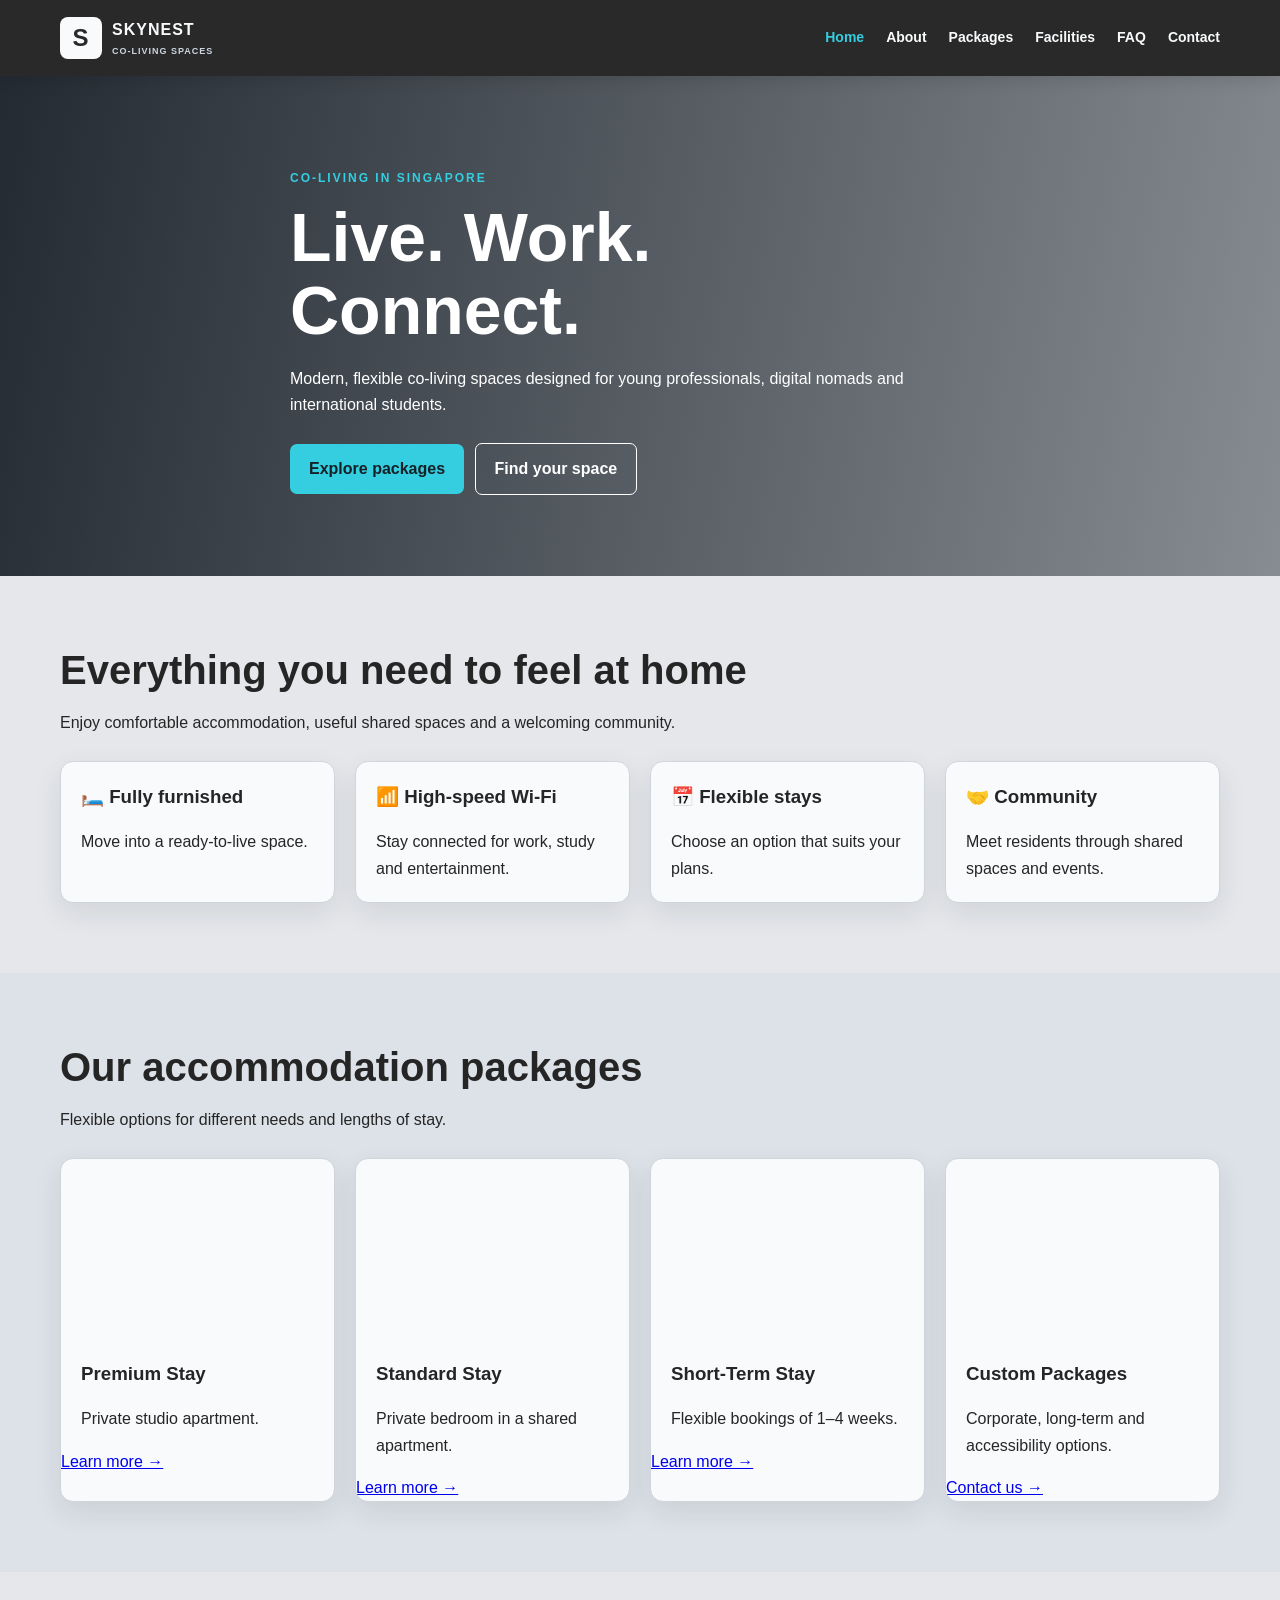
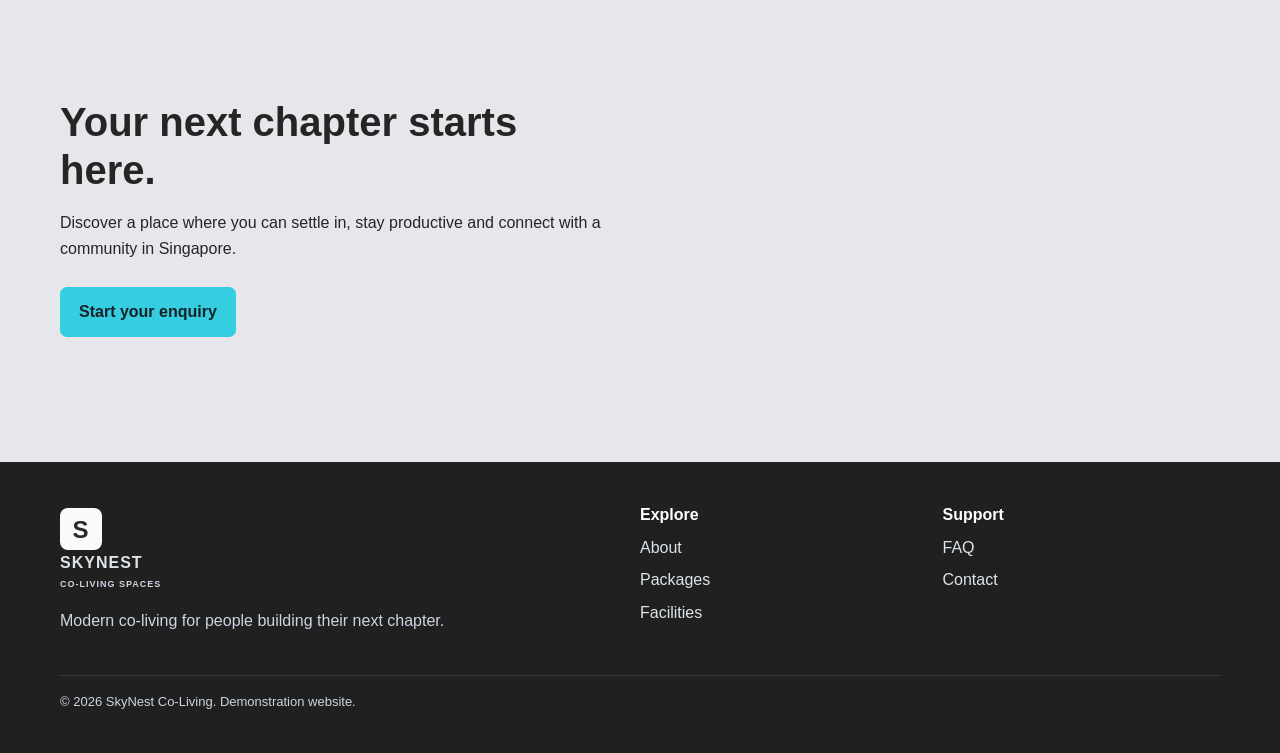
<file: index.html>
<!doctype html><html lang="en"><head><meta charset="utf-8"><meta name="viewport" content="width=device-width, initial-scale=1"><meta name="description" content="SkyNest Co-Living in Singapore"><title>Home | SkyNest Co-Living</title><link rel="stylesheet" href="style.css"><script src="script.js" defer></script></head><body><a class="skip-link" href="#main">Skip to content</a><header class="site-header"><div class="container nav"><a class="brand" href="index.html"><span class="brand-mark">S</span><span>SKYNEST<small>CO-LIVING SPACES</small></span></a><button class="menu-toggle" aria-label="Toggle navigation" aria-expanded="false">☰</button><nav class="nav-links" aria-label="Main navigation"><a href="index.html" aria-current="page">Home</a><a href="about.html">About</a><a href="packages.html">Packages</a><a href="facilities.html">Facilities</a><a href="faq.html">FAQ</a><a href="contact.html">Contact</a></nav></div></header><main id="main">
<section class="hero"><div class="container hero-content"><p class="eyebrow">Co-living in Singapore</p><h1>Live. Work.<br>Connect.</h1><p>Modern, flexible co-living spaces designed for young professionals, digital nomads and international students.</p><a class="btn primary" href="packages.html">Explore packages</a> <a class="btn outline" href="contact.html">Find your space</a></div></section>
<section class="section"><div class="container"><h2>Everything you need to feel at home</h2><p>Enjoy comfortable accommodation, useful shared spaces and a welcoming community.</p><div class="grid four"><article class="card"><h3>🛏️ Fully furnished</h3><p>Move into a ready-to-live space.</p></article><article class="card"><h3>📶 High-speed Wi-Fi</h3><p>Stay connected for work, study and entertainment.</p></article><article class="card"><h3>📅 Flexible stays</h3><p>Choose an option that suits your plans.</p></article><article class="card"><h3>🤝 Community</h3><p>Meet residents through shared spaces and events.</p></article></div></div></section>
<section class="section alt"><div class="container"><h2>Our accommodation packages</h2><p>Flexible options for different needs and lengths of stay.</p><div class="grid four"><article class="card"><div class="photo room"></div><h3>Premium Stay</h3><p>Private studio apartment.</p><a href="packages.html">Learn more →</a></article><article class="card"><div class="photo lounge"></div><h3>Standard Stay</h3><p>Private bedroom in a shared apartment.</p><a href="packages.html">Learn more →</a></article><article class="card"><div class="photo bedroom"></div><h3>Short-Term Stay</h3><p>Flexible bookings of 1–4 weeks.</p><a href="packages.html">Learn more →</a></article><article class="card"><div class="photo work"></div><h3>Custom Packages</h3><p>Corporate, long-term and accessibility options.</p><a href="contact.html">Contact us →</a></article></div></div></section>
<section class="section"><div class="container split"><div><h2>Your next chapter starts here.</h2><p>Discover a place where you can settle in, stay productive and connect with a community in Singapore.</p><a class="btn primary" href="contact.html">Start your enquiry</a></div><div class="photo large community"></div></div></section>
</main><footer class="site-footer"><div class="container"><div class="footer-grid"><div><a class="brand" href="index.html"><span class="brand-mark">S</span><span>SKYNEST<small>CO-LIVING SPACES</small></span></a><p>Modern co-living for people building their next chapter.</p></div><div><b>Explore</b><a href="about.html">About</a><a href="packages.html">Packages</a><a href="facilities.html">Facilities</a></div><div><b>Support</b><a href="faq.html">FAQ</a><a href="contact.html">Contact</a></div></div><div class="footer-bottom">© <span data-year></span> SkyNest Co-Living. Demonstration website.</div></div></footer></body></html>
</file>
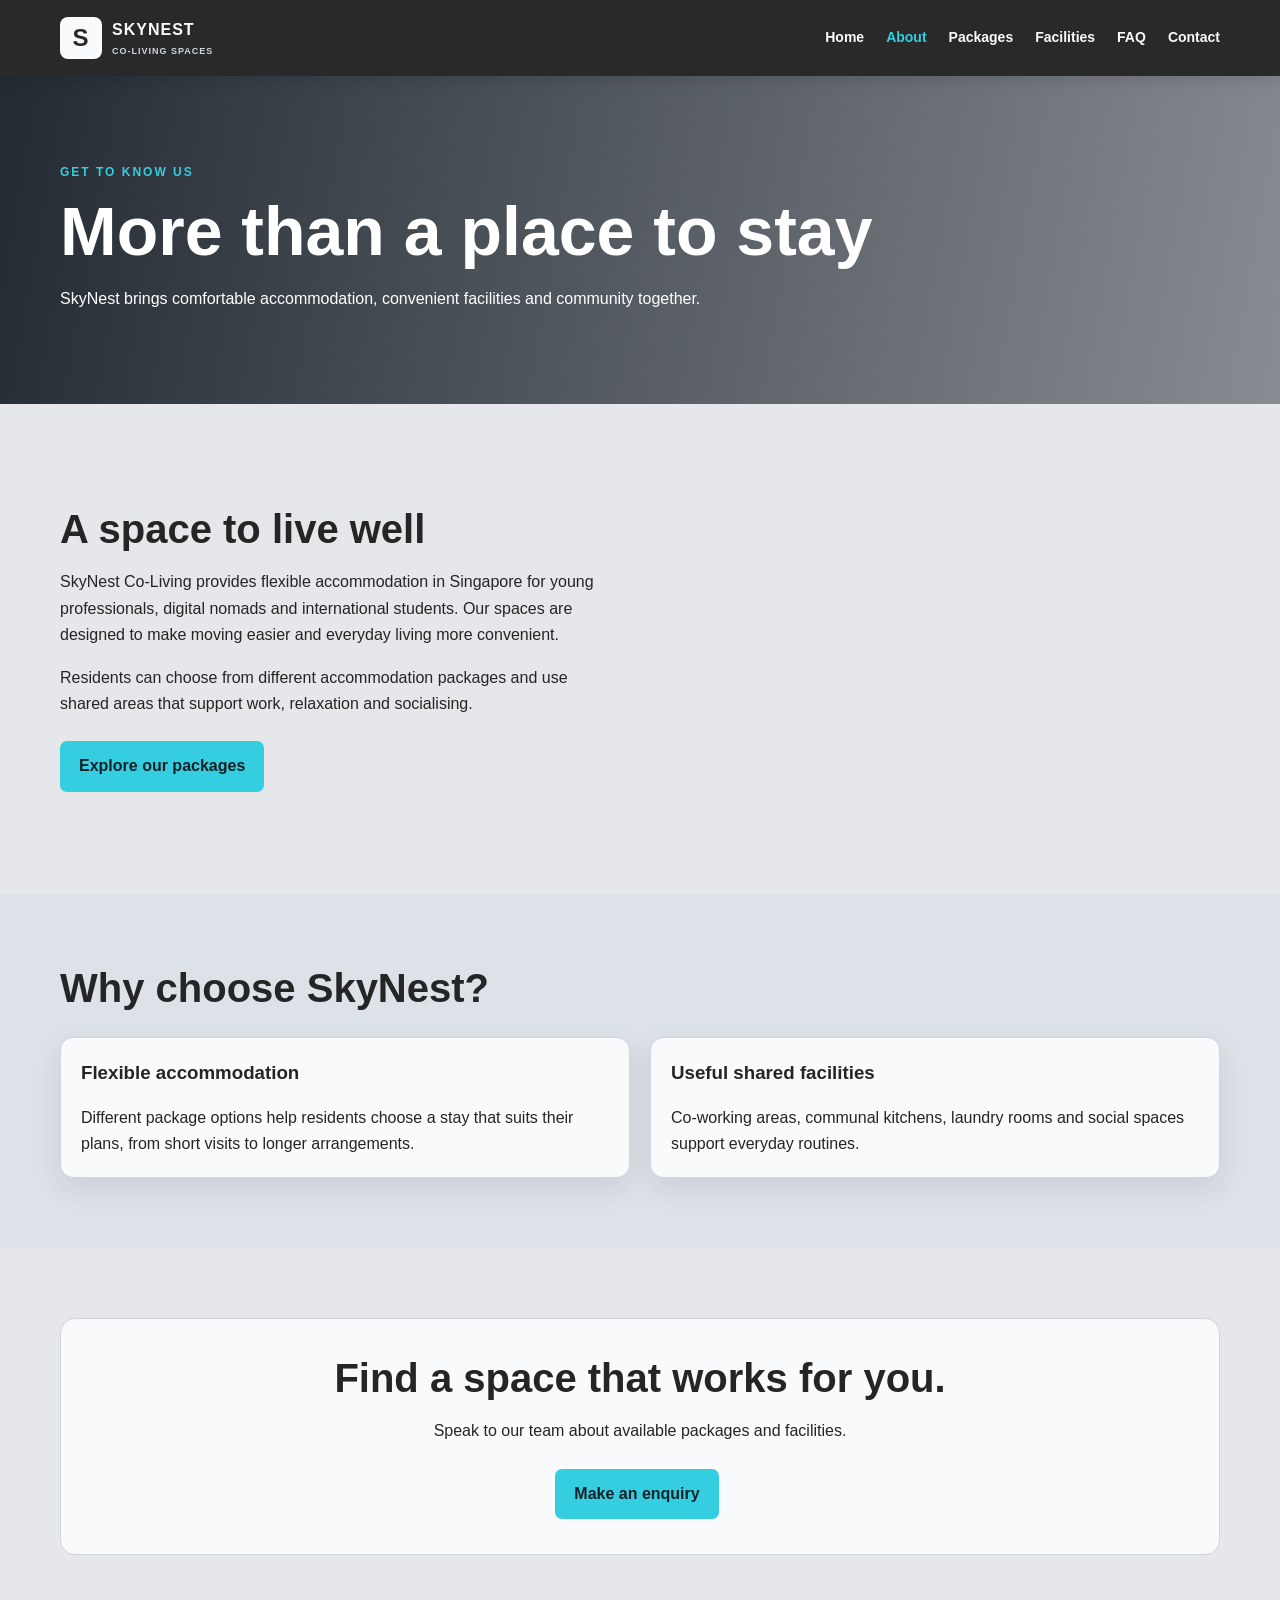
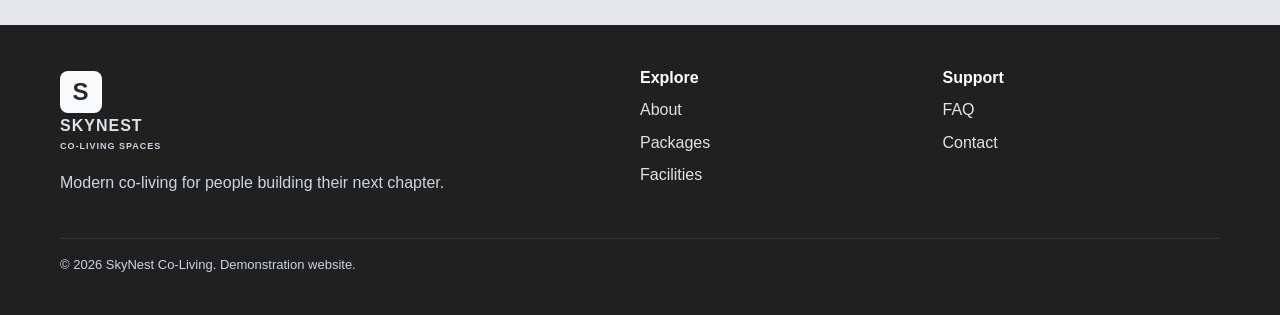
<file: about.html>
<!doctype html><html lang="en"><head><meta charset="utf-8"><meta name="viewport" content="width=device-width, initial-scale=1"><meta name="description" content="SkyNest Co-Living in Singapore"><title>About | SkyNest Co-Living</title><link rel="stylesheet" href="style.css"><script src="script.js" defer></script></head><body><a class="skip-link" href="#main">Skip to content</a><header class="site-header"><div class="container nav"><a class="brand" href="index.html"><span class="brand-mark">S</span><span>SKYNEST<small>CO-LIVING SPACES</small></span></a><button class="menu-toggle" aria-label="Toggle navigation" aria-expanded="false">☰</button><nav class="nav-links" aria-label="Main navigation"><a href="index.html">Home</a><a href="about.html" aria-current="page">About</a><a href="packages.html">Packages</a><a href="facilities.html">Facilities</a><a href="faq.html">FAQ</a><a href="contact.html">Contact</a></nav></div></header><main id="main">
<section class="pagehero"><div class="container"><p class="eyebrow">Get to know us</p><h1>More than a place to stay</h1><p>SkyNest brings comfortable accommodation, convenient facilities and community together.</p></div></section>
<section class="section"><div class="container split"><div><h2>A space to live well</h2><p>SkyNest Co-Living provides flexible accommodation in Singapore for young professionals, digital nomads and international students. Our spaces are designed to make moving easier and everyday living more convenient.</p><p>Residents can choose from different accommodation packages and use shared areas that support work, relaxation and socialising.</p><a class="btn primary" href="packages.html">Explore our packages</a></div><div class="photo large room"></div></div></section>
<section class="section alt"><div class="container"><h2>Why choose SkyNest?</h2><div class="grid two"><article class="card"><h3>Flexible accommodation</h3><p>Different package options help residents choose a stay that suits their plans, from short visits to longer arrangements.</p></article><article class="card"><h3>Useful shared facilities</h3><p>Co-working areas, communal kitchens, laundry rooms and social spaces support everyday routines.</p></article></div></div></section>
<section class="section"><div class="container callout"><h2>Find a space that works for you.</h2><p>Speak to our team about available packages and facilities.</p><a class="btn primary" href="contact.html">Make an enquiry</a></div></section>
</main><footer class="site-footer"><div class="container"><div class="footer-grid"><div><a class="brand" href="index.html"><span class="brand-mark">S</span><span>SKYNEST<small>CO-LIVING SPACES</small></span></a><p>Modern co-living for people building their next chapter.</p></div><div><b>Explore</b><a href="about.html">About</a><a href="packages.html">Packages</a><a href="facilities.html">Facilities</a></div><div><b>Support</b><a href="faq.html">FAQ</a><a href="contact.html">Contact</a></div></div><div class="footer-bottom">© <span data-year></span> SkyNest Co-Living. Demonstration website.</div></div></footer></body></html>
</file>
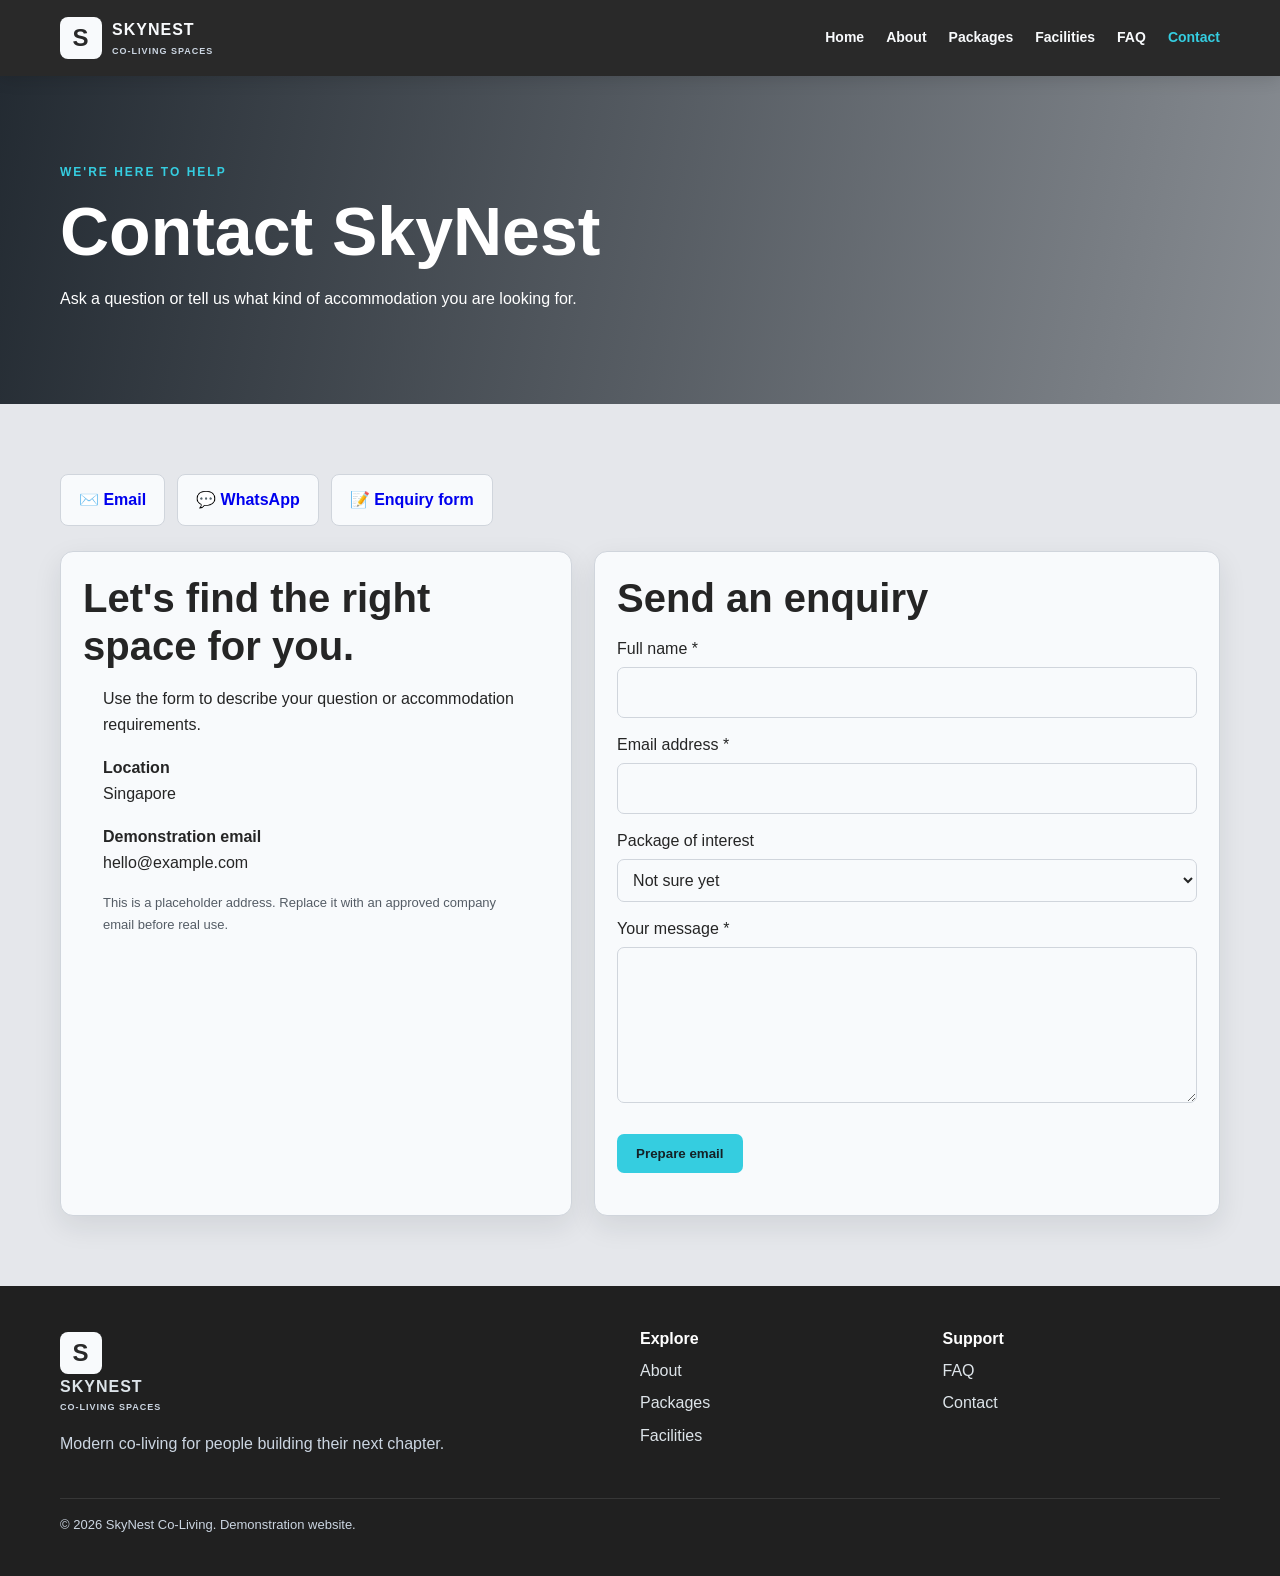
<file: contact.html>
<!doctype html><html lang="en"><head><meta charset="utf-8"><meta name="viewport" content="width=device-width, initial-scale=1"><meta name="description" content="SkyNest Co-Living in Singapore"><title>Contact | SkyNest Co-Living</title><link rel="stylesheet" href="style.css"><script src="script.js" defer></script></head><body><a class="skip-link" href="#main">Skip to content</a><header class="site-header"><div class="container nav"><a class="brand" href="index.html"><span class="brand-mark">S</span><span>SKYNEST<small>CO-LIVING SPACES</small></span></a><button class="menu-toggle" aria-label="Toggle navigation" aria-expanded="false">☰</button><nav class="nav-links" aria-label="Main navigation"><a href="index.html">Home</a><a href="about.html">About</a><a href="packages.html">Packages</a><a href="facilities.html">Facilities</a><a href="faq.html">FAQ</a><a href="contact.html" aria-current="page">Contact</a></nav></div></header><main id="main">
<section class="pagehero"><div class="container"><p class="eyebrow">We're here to help</p><h1>Contact SkyNest</h1><p>Ask a question or tell us what kind of accommodation you are looking for.</p></div></section>
<section class="section"><div class="container"><div class="contact-options"><a href="mailto:hello@example.com">✉️ Email</a><a href="https://wa.me/" target="_blank" rel="noopener">💬 WhatsApp</a><a href="#contactForm">📝 Enquiry form</a></div><div class="contact-grid"><div class="card pad"><h2>Let's find the right space for you.</h2><p>Use the form to describe your question or accommodation requirements.</p><p><b>Location</b><br>Singapore</p><p><b>Demonstration email</b><br>hello@example.com</p><p class="small">This is a placeholder address. Replace it with an approved company email before real use.</p></div><form id="contactForm" class="card pad"><h2>Send an enquiry</h2><label for="name">Full name *</label><input id="name" required><label for="email">Email address *</label><input id="email" type="email" required><label for="package">Package of interest</label><select id="package"><option>Not sure yet</option><option>Premium Stay</option><option>Standard Stay</option><option>Short-Term Stay</option><option>Custom Packages</option></select><label for="message">Your message *</label><textarea id="message" rows="5" required></textarea><button class="btn primary" type="submit">Prepare email</button><p id="formNotice" class="small" role="status"></p></form></div></div></section>
</main><footer class="site-footer"><div class="container"><div class="footer-grid"><div><a class="brand" href="index.html"><span class="brand-mark">S</span><span>SKYNEST<small>CO-LIVING SPACES</small></span></a><p>Modern co-living for people building their next chapter.</p></div><div><b>Explore</b><a href="about.html">About</a><a href="packages.html">Packages</a><a href="facilities.html">Facilities</a></div><div><b>Support</b><a href="faq.html">FAQ</a><a href="contact.html">Contact</a></div></div><div class="footer-bottom">© <span data-year></span> SkyNest Co-Living. Demonstration website.</div></div></footer></body></html>
</file>
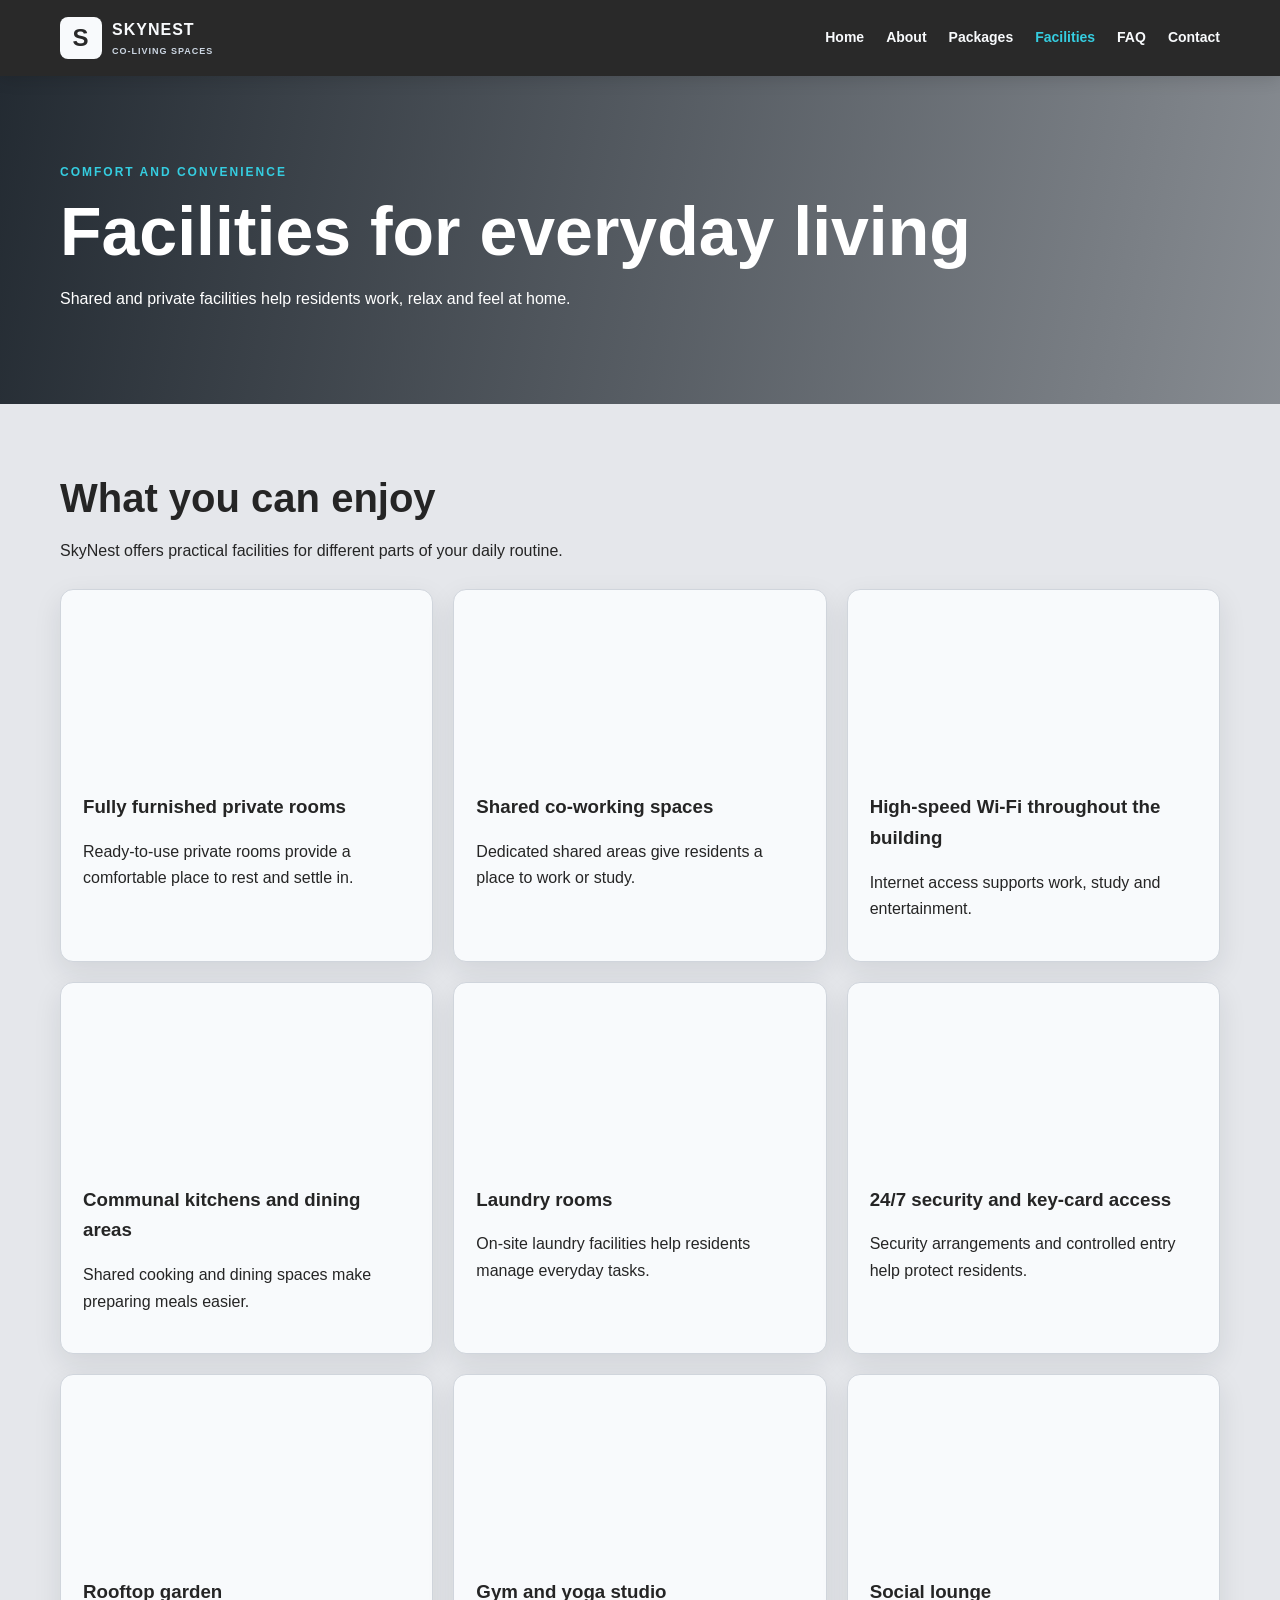
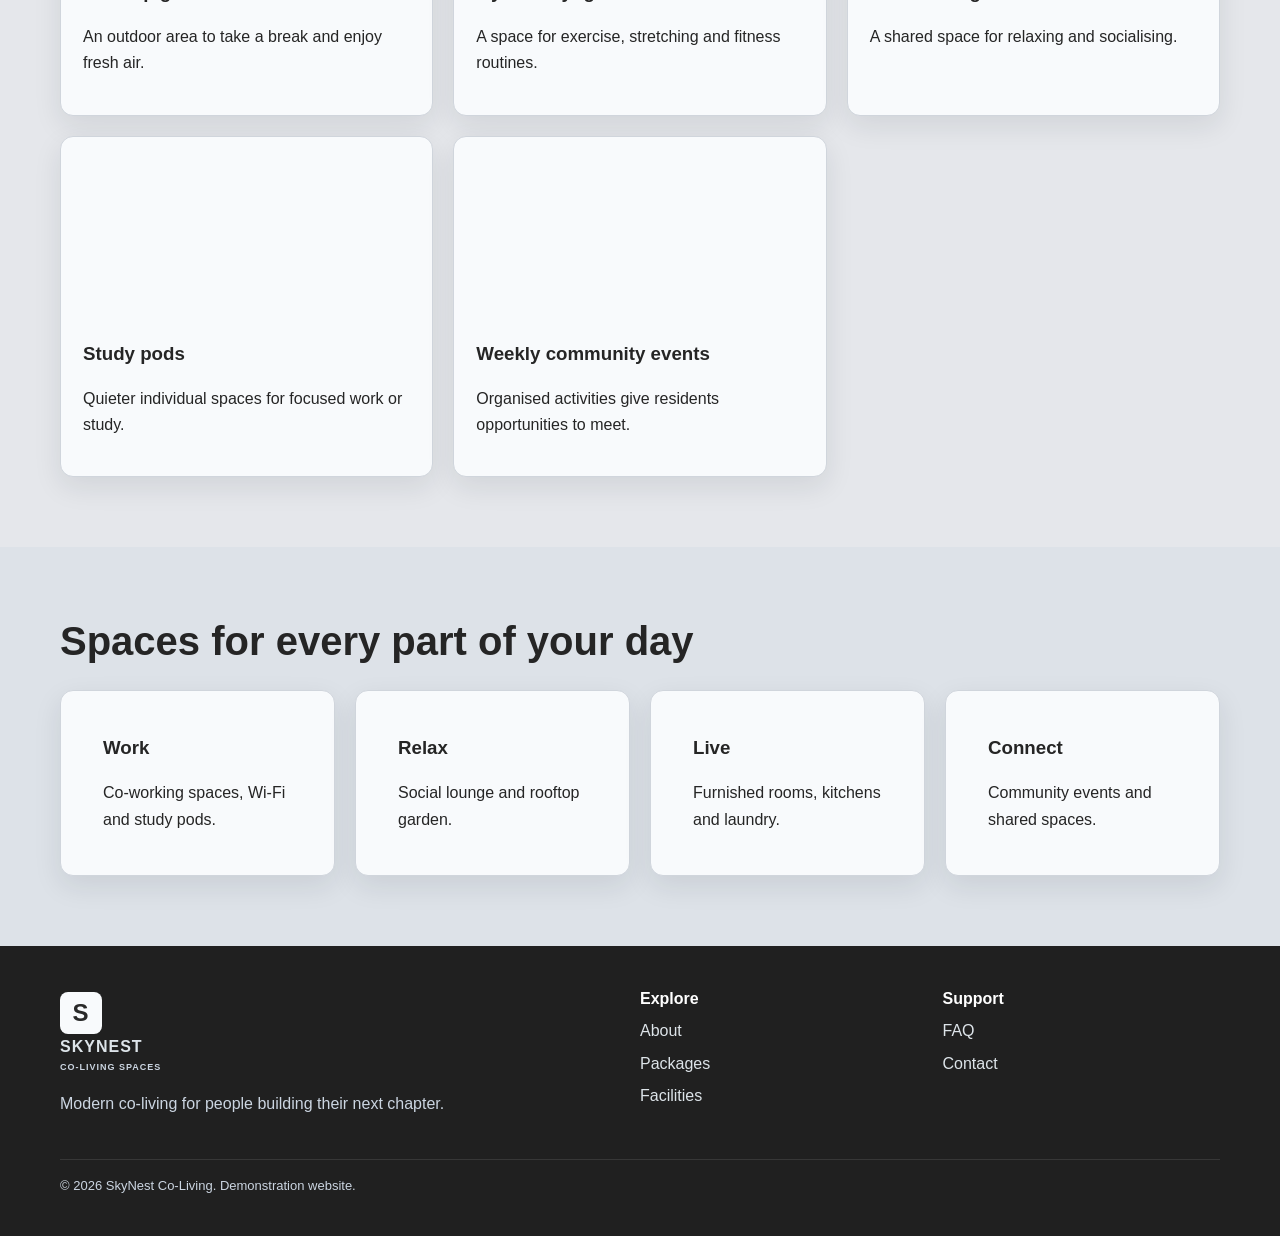
<file: facilities.html>
<!doctype html><html lang="en"><head><meta charset="utf-8"><meta name="viewport" content="width=device-width, initial-scale=1"><meta name="description" content="SkyNest Co-Living in Singapore"><title>Facilities | SkyNest Co-Living</title><link rel="stylesheet" href="style.css"><script src="script.js" defer></script></head><body><a class="skip-link" href="#main">Skip to content</a><header class="site-header"><div class="container nav"><a class="brand" href="index.html"><span class="brand-mark">S</span><span>SKYNEST<small>CO-LIVING SPACES</small></span></a><button class="menu-toggle" aria-label="Toggle navigation" aria-expanded="false">☰</button><nav class="nav-links" aria-label="Main navigation"><a href="index.html">Home</a><a href="about.html">About</a><a href="packages.html">Packages</a><a href="facilities.html" aria-current="page">Facilities</a><a href="faq.html">FAQ</a><a href="contact.html">Contact</a></nav></div></header><main id="main">
<section class="pagehero"><div class="container"><p class="eyebrow">Comfort and convenience</p><h1>Facilities for everyday living</h1><p>Shared and private facilities help residents work, relax and feel at home.</p></div></section>
<section class="section"><div class="container"><h2>What you can enjoy</h2><p>SkyNest offers practical facilities for different parts of your daily routine.</p><div class="grid three">
<article class="card"><div class="photo room"></div><div class="pad"><h3>Fully furnished private rooms</h3><p>Ready-to-use private rooms provide a comfortable place to rest and settle in.</p></div></article>
<article class="card"><div class="photo work"></div><div class="pad"><h3>Shared co-working spaces</h3><p>Dedicated shared areas give residents a place to work or study.</p></div></article>
<article class="card"><div class="photo work"></div><div class="pad"><h3>High-speed Wi-Fi throughout the building</h3><p>Internet access supports work, study and entertainment.</p></div></article>
<article class="card"><div class="photo kitchen"></div><div class="pad"><h3>Communal kitchens and dining areas</h3><p>Shared cooking and dining spaces make preparing meals easier.</p></div></article>
<article class="card"><div class="photo laundry"></div><div class="pad"><h3>Laundry rooms</h3><p>On-site laundry facilities help residents manage everyday tasks.</p></div></article>
<article class="card"><div class="photo lounge"></div><div class="pad"><h3>24/7 security and key-card access</h3><p>Security arrangements and controlled entry help protect residents.</p></div></article>
<article class="card"><div class="photo garden"></div><div class="pad"><h3>Rooftop garden</h3><p>An outdoor area to take a break and enjoy fresh air.</p></div></article>
<article class="card"><div class="photo gym"></div><div class="pad"><h3>Gym and yoga studio</h3><p>A space for exercise, stretching and fitness routines.</p></div></article>
<article class="card"><div class="photo lounge"></div><div class="pad"><h3>Social lounge</h3><p>A shared space for relaxing and socialising.</p></div></article>
<article class="card"><div class="photo work"></div><div class="pad"><h3>Study pods</h3><p>Quieter individual spaces for focused work or study.</p></div></article>
<article class="card"><div class="photo community"></div><div class="pad"><h3>Weekly community events</h3><p>Organised activities give residents opportunities to meet.</p></div></article>
</div></div></section>
<section class="section alt"><div class="container"><h2>Spaces for every part of your day</h2><div class="grid four"><article class="card pad"><h3>Work</h3><p>Co-working spaces, Wi-Fi and study pods.</p></article><article class="card pad"><h3>Relax</h3><p>Social lounge and rooftop garden.</p></article><article class="card pad"><h3>Live</h3><p>Furnished rooms, kitchens and laundry.</p></article><article class="card pad"><h3>Connect</h3><p>Community events and shared spaces.</p></article></div></div></section>
</main><footer class="site-footer"><div class="container"><div class="footer-grid"><div><a class="brand" href="index.html"><span class="brand-mark">S</span><span>SKYNEST<small>CO-LIVING SPACES</small></span></a><p>Modern co-living for people building their next chapter.</p></div><div><b>Explore</b><a href="about.html">About</a><a href="packages.html">Packages</a><a href="facilities.html">Facilities</a></div><div><b>Support</b><a href="faq.html">FAQ</a><a href="contact.html">Contact</a></div></div><div class="footer-bottom">© <span data-year></span> SkyNest Co-Living. Demonstration website.</div></div></footer></body></html>
</file>
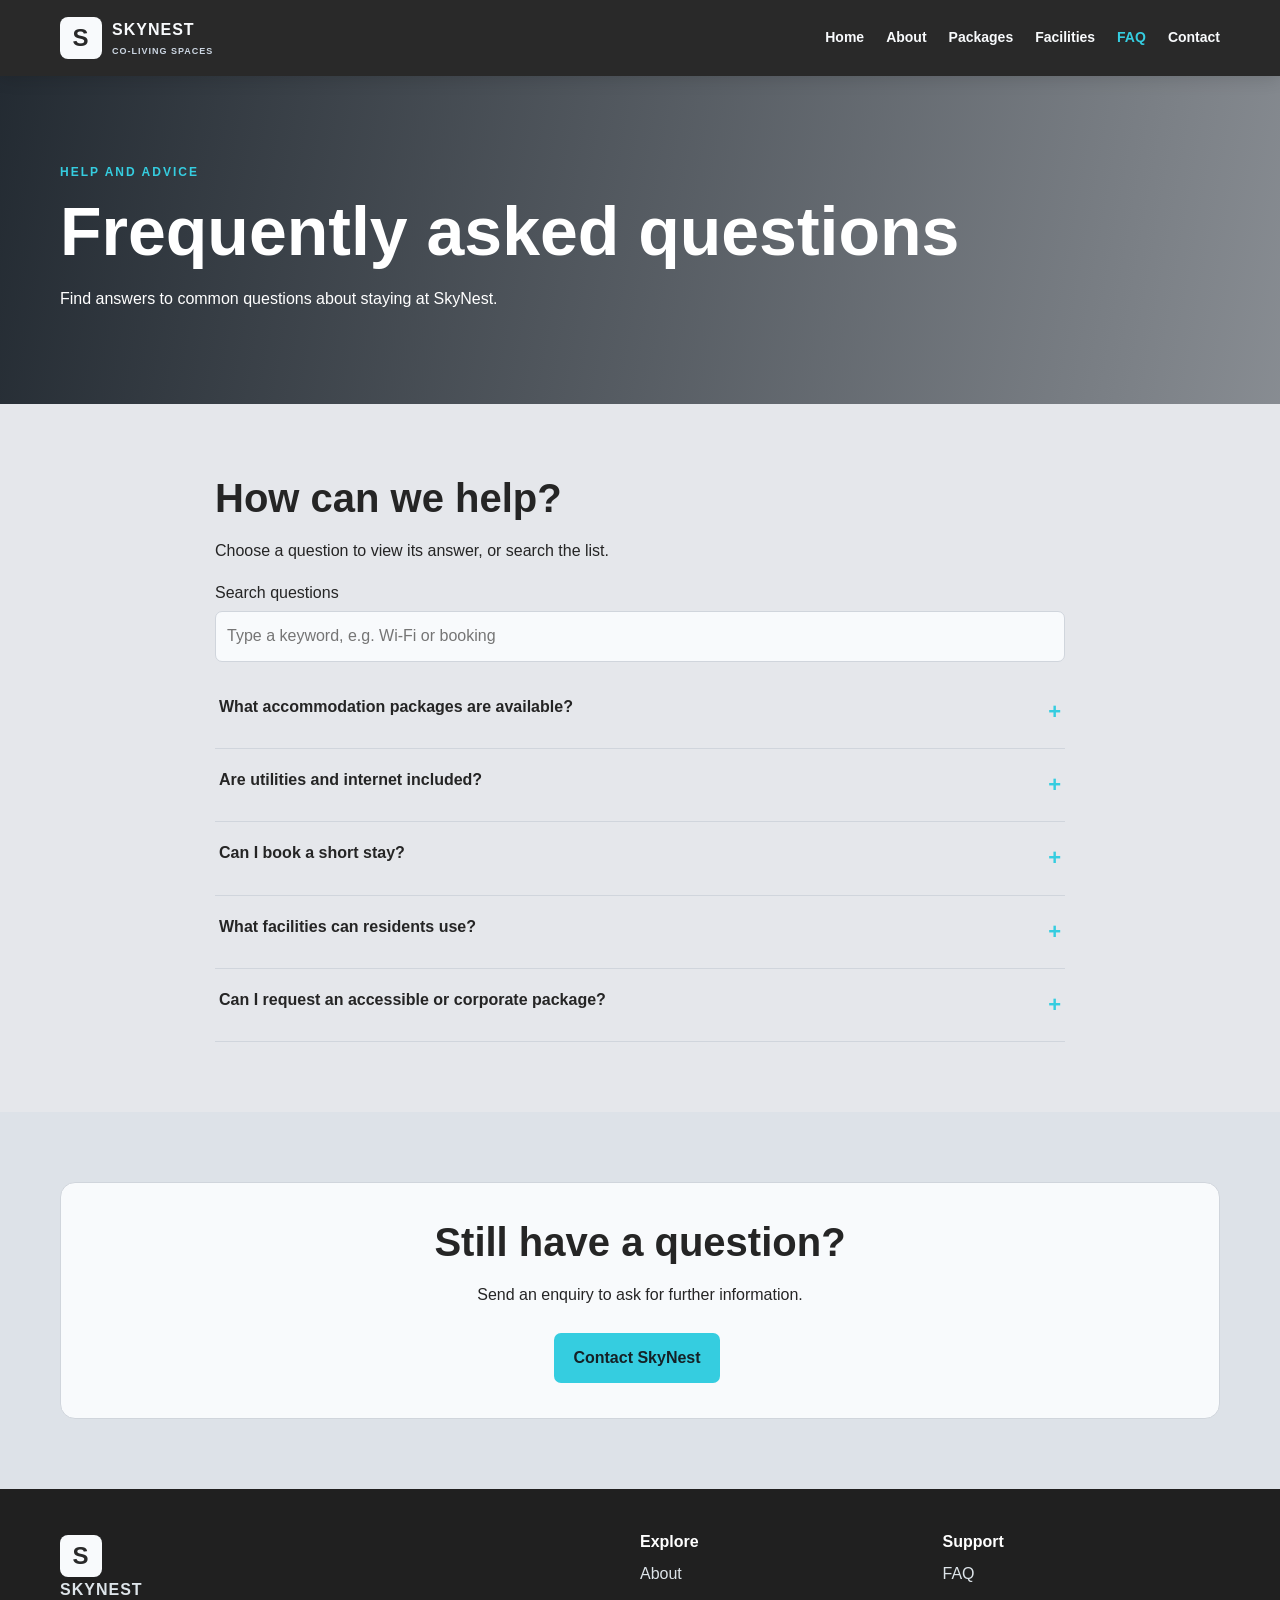
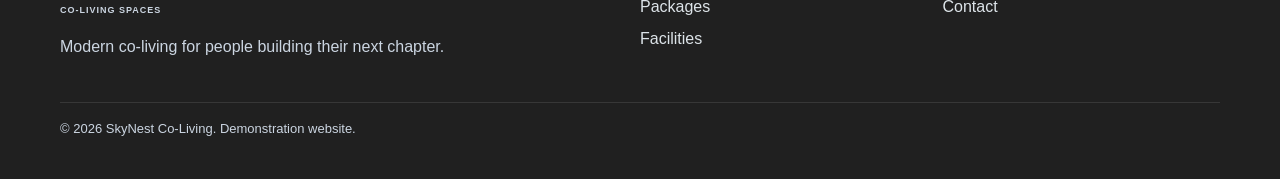
<file: faq.html>
<!doctype html><html lang="en"><head><meta charset="utf-8"><meta name="viewport" content="width=device-width, initial-scale=1"><meta name="description" content="SkyNest Co-Living in Singapore"><title>FAQ | SkyNest Co-Living</title><link rel="stylesheet" href="style.css"><script src="script.js" defer></script></head><body><a class="skip-link" href="#main">Skip to content</a><header class="site-header"><div class="container nav"><a class="brand" href="index.html"><span class="brand-mark">S</span><span>SKYNEST<small>CO-LIVING SPACES</small></span></a><button class="menu-toggle" aria-label="Toggle navigation" aria-expanded="false">☰</button><nav class="nav-links" aria-label="Main navigation"><a href="index.html">Home</a><a href="about.html">About</a><a href="packages.html">Packages</a><a href="facilities.html">Facilities</a><a href="faq.html" aria-current="page">FAQ</a><a href="contact.html">Contact</a></nav></div></header><main id="main">
<section class="pagehero"><div class="container"><p class="eyebrow">Help and advice</p><h1>Frequently asked questions</h1><p>Find answers to common questions about staying at SkyNest.</p></div></section>
<section class="section"><div class="container narrow"><h2>How can we help?</h2><p>Choose a question to view its answer, or search the list.</p><label for="faqSearch">Search questions</label><input id="faqSearch" class="search" type="search" placeholder="Type a keyword, e.g. Wi-Fi or booking"><div class="faq-list">
<div class="faq-item"><button class="faq-question" aria-expanded="false">What accommodation packages are available?<span>+</span></button><div class="answer"><p>SkyNest offers Premium Stay, Standard Stay, Short-Term Stay and Custom Packages. Each option has different features to suit different requirements.</p></div></div>
<div class="faq-item"><button class="faq-question" aria-expanded="false">Are utilities and internet included?<span>+</span></button><div class="answer"><p>Utilities are included in Premium, Standard and Short-Term packages. High-speed internet is specifically included in Premium Stay, and Wi-Fi is available throughout the building.</p></div></div>
<div class="faq-item"><button class="faq-question" aria-expanded="false">Can I book a short stay?<span>+</span></button><div class="answer"><p>Yes. Short-Term Stay offers flexible bookings of one to four weeks.</p></div></div>
<div class="faq-item"><button class="faq-question" aria-expanded="false">What facilities can residents use?<span>+</span></button><div class="answer"><p>Facilities include co-working spaces, communal kitchens and dining areas, laundry rooms, rooftop garden, gym and yoga studio, social lounge and study pods. Access can depend on the package selected.</p></div></div>
<div class="faq-item"><button class="faq-question" aria-expanded="false">Can I request an accessible or corporate package?<span>+</span></button><div class="answer"><p>Yes. Custom Packages can be discussed for corporate bookings, long-term stays and accessibility needs. Contact SkyNest to explain your requirements.</p></div></div>
</div><p id="noResults" hidden>No matching questions found. Try another keyword or contact us.</p></div></section>
<section class="section alt"><div class="container callout"><h2>Still have a question?</h2><p>Send an enquiry to ask for further information.</p><a class="btn primary" href="contact.html">Contact SkyNest</a></div></section>
</main><footer class="site-footer"><div class="container"><div class="footer-grid"><div><a class="brand" href="index.html"><span class="brand-mark">S</span><span>SKYNEST<small>CO-LIVING SPACES</small></span></a><p>Modern co-living for people building their next chapter.</p></div><div><b>Explore</b><a href="about.html">About</a><a href="packages.html">Packages</a><a href="facilities.html">Facilities</a></div><div><b>Support</b><a href="faq.html">FAQ</a><a href="contact.html">Contact</a></div></div><div class="footer-bottom">© <span data-year></span> SkyNest Co-Living. Demonstration website.</div></div></footer></body></html>
</file>
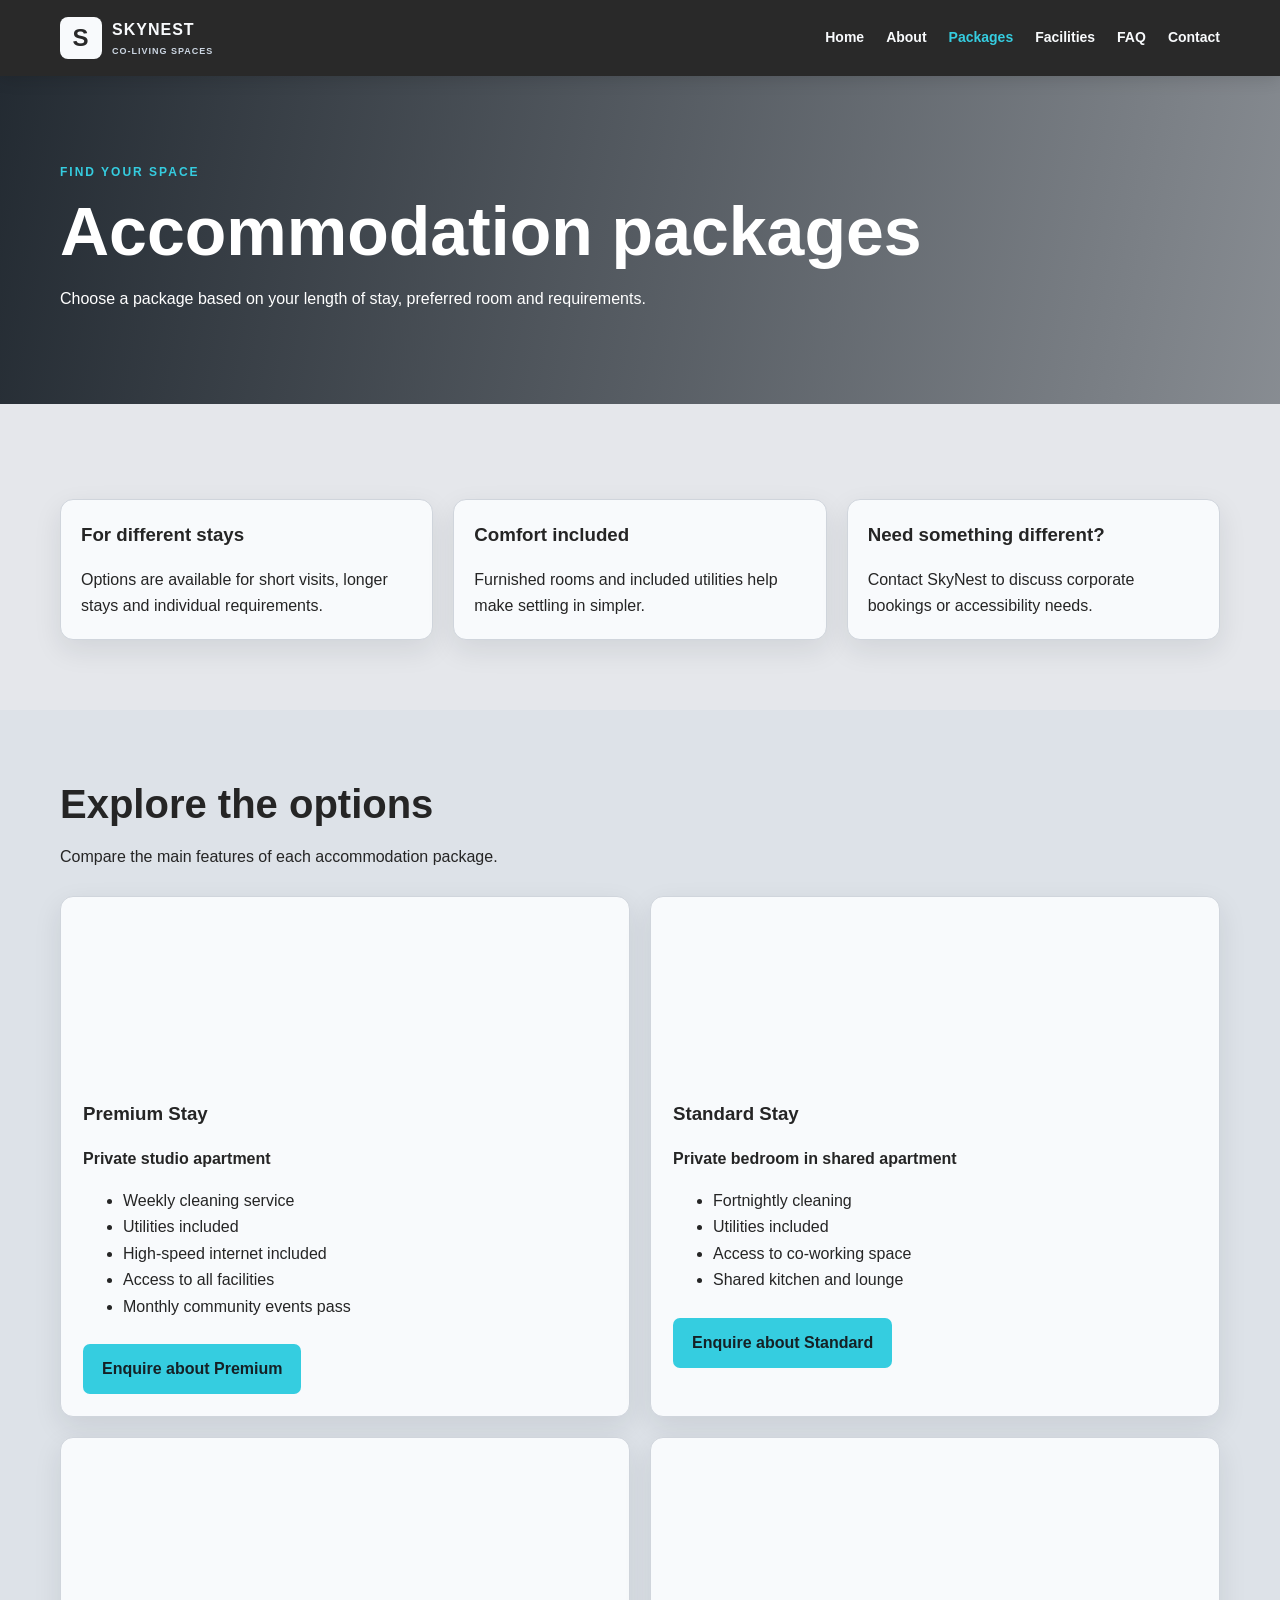
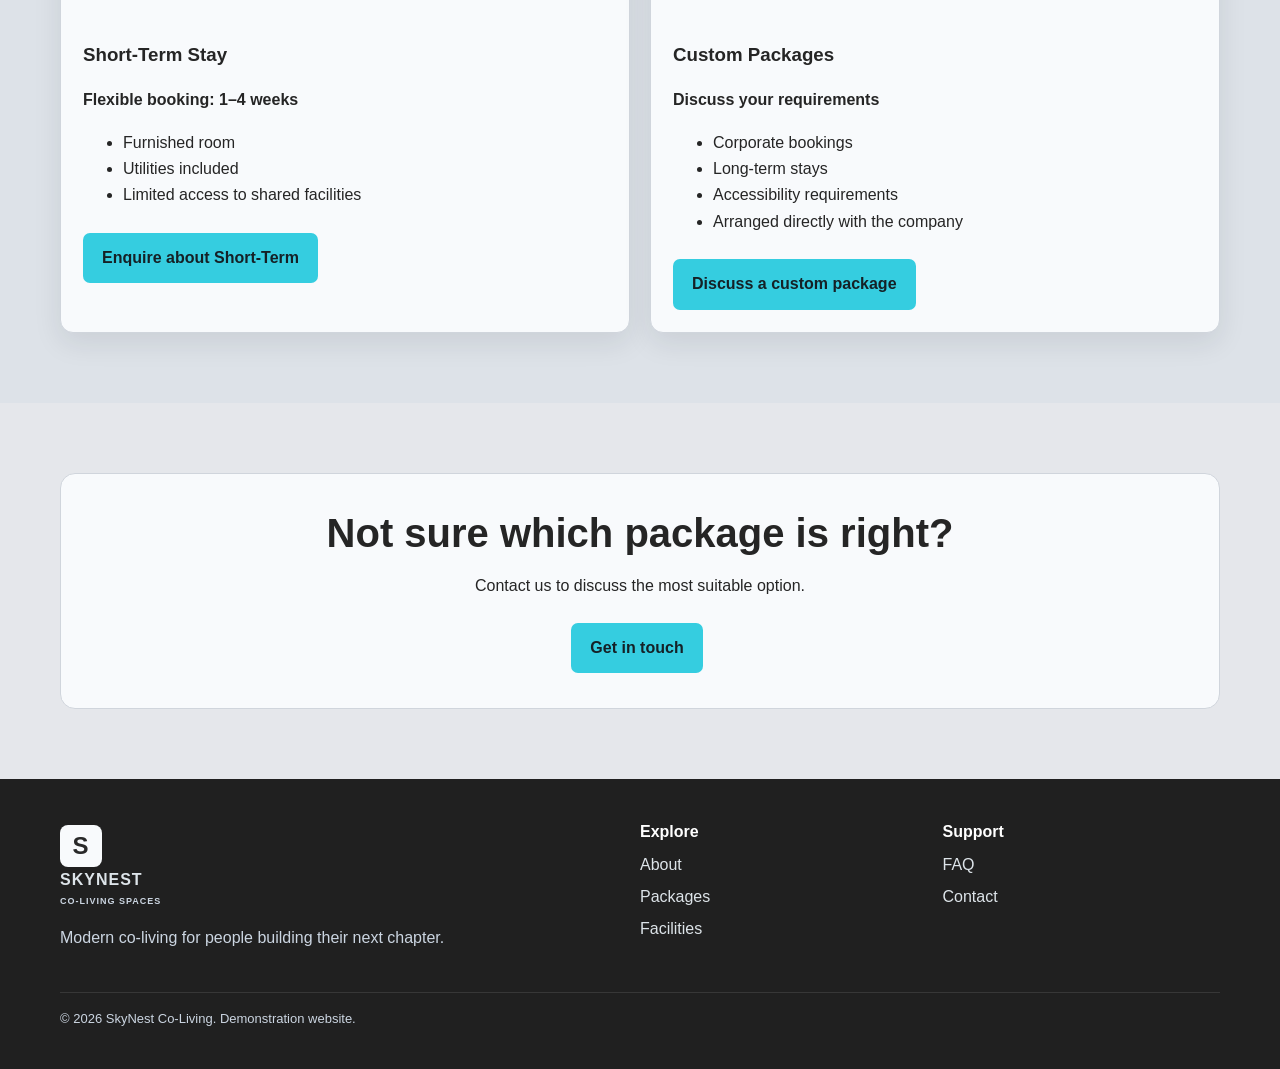
<file: packages.html>
<!doctype html><html lang="en"><head><meta charset="utf-8"><meta name="viewport" content="width=device-width, initial-scale=1"><meta name="description" content="SkyNest Co-Living in Singapore"><title>Packages | SkyNest Co-Living</title><link rel="stylesheet" href="style.css"><script src="script.js" defer></script></head><body><a class="skip-link" href="#main">Skip to content</a><header class="site-header"><div class="container nav"><a class="brand" href="index.html"><span class="brand-mark">S</span><span>SKYNEST<small>CO-LIVING SPACES</small></span></a><button class="menu-toggle" aria-label="Toggle navigation" aria-expanded="false">☰</button><nav class="nav-links" aria-label="Main navigation"><a href="index.html">Home</a><a href="about.html">About</a><a href="packages.html" aria-current="page">Packages</a><a href="facilities.html">Facilities</a><a href="faq.html">FAQ</a><a href="contact.html">Contact</a></nav></div></header><main id="main">
<section class="pagehero"><div class="container"><p class="eyebrow">Find your space</p><h1>Accommodation packages</h1><p>Choose a package based on your length of stay, preferred room and requirements.</p></div></section>
<section class="section"><div class="container grid three"><article class="card"><h3>For different stays</h3><p>Options are available for short visits, longer stays and individual requirements.</p></article><article class="card"><h3>Comfort included</h3><p>Furnished rooms and included utilities help make settling in simpler.</p></article><article class="card"><h3>Need something different?</h3><p>Contact SkyNest to discuss corporate bookings or accessibility needs.</p></article></div></section>
<section class="section alt"><div class="container"><h2>Explore the options</h2><p>Compare the main features of each accommodation package.</p><div class="grid two">
<article class="card"><div class="photo room"></div><div class="pad"><h3>Premium Stay</h3><p><b>Private studio apartment</b></p><ul><li>Weekly cleaning service</li><li>Utilities included</li><li>High-speed internet included</li><li>Access to all facilities</li><li>Monthly community events pass</li></ul><a class="btn primary" href="contact.html">Enquire about Premium</a></div></article>
<article class="card"><div class="photo lounge"></div><div class="pad"><h3>Standard Stay</h3><p><b>Private bedroom in shared apartment</b></p><ul><li>Fortnightly cleaning</li><li>Utilities included</li><li>Access to co-working space</li><li>Shared kitchen and lounge</li></ul><a class="btn primary" href="contact.html">Enquire about Standard</a></div></article>
<article class="card"><div class="photo bedroom"></div><div class="pad"><h3>Short-Term Stay</h3><p><b>Flexible booking: 1–4 weeks</b></p><ul><li>Furnished room</li><li>Utilities included</li><li>Limited access to shared facilities</li></ul><a class="btn primary" href="contact.html">Enquire about Short-Term</a></div></article>
<article class="card"><div class="photo work"></div><div class="pad"><h3>Custom Packages</h3><p><b>Discuss your requirements</b></p><ul><li>Corporate bookings</li><li>Long-term stays</li><li>Accessibility requirements</li><li>Arranged directly with the company</li></ul><a class="btn primary" href="contact.html">Discuss a custom package</a></div></article>
</div></div></section><section class="section"><div class="container callout"><h2>Not sure which package is right?</h2><p>Contact us to discuss the most suitable option.</p><a class="btn primary" href="contact.html">Get in touch</a></div></section>
</main><footer class="site-footer"><div class="container"><div class="footer-grid"><div><a class="brand" href="index.html"><span class="brand-mark">S</span><span>SKYNEST<small>CO-LIVING SPACES</small></span></a><p>Modern co-living for people building their next chapter.</p></div><div><b>Explore</b><a href="about.html">About</a><a href="packages.html">Packages</a><a href="facilities.html">Facilities</a></div><div><b>Support</b><a href="faq.html">FAQ</a><a href="contact.html">Contact</a></div></div><div class="footer-bottom">© <span data-year></span> SkyNest Co-Living. Demonstration website.</div></div></footer></body></html>
</file>
<file: style.css>
:root{--bg:#E5E7EB;--alt:#DDE2E8;--nav:#292929;--deep:#202020;--panel:#F8FAFC;--text:#252525;--muted:#555D66;--accent:#35CDE0;--line:#D0D5DC;--shadow:0 10px 28px #19232d18}
*{box-sizing:border-box}html{scroll-behavior:smooth}body{margin:0;background:var(--bg);color:var(--text);font:16px/1.65 Arial, sans-serif}.container{width:min(1160px,92%);margin:auto}.site-header{background:var(--nav);color:#F8FAFC;position:sticky;top:0;z-index:10;box-shadow:0 3px 16px #0002}.nav{min-height:76px;display:flex;align-items:center;justify-content:space-between;gap:20px}.brand{display:flex;align-items:center;gap:10px;text-decoration:none;color:#F8FAFC;font-weight:900;letter-spacing:1px}.brand-mark{width:42px;height:42px;border-radius:8px;background:#F8FAFC;color:var(--nav);display:grid;place-items:center;font-size:24px}.brand small{display:block;font-size:9px;letter-spacing:1px;color:#CBD5E1}.nav-links{display:flex;gap:22px}.nav-links a{color:#F8FAFC;text-decoration:none;font-size:14px;font-weight:bold}.nav-links a:hover,.nav-links a[aria-current=page]{color:var(--accent)}.menu-toggle{display:none;background:none;color:white;border:1px solid #888;border-radius:7px;padding:7px 12px;font-size:22px}.hero,.pagehero{color:white;background:linear-gradient(100deg,#101820e8,#10182070),url('https://images.unsplash.com/photo-1600210492486-724fe5c67fb0?auto=format&fit=crop&w=1600&q=80') center/cover}.hero{min-height:500px;display:flex;align-items:center}.hero-content{padding:80px 0;max-width:700px}.pagehero{padding:75px 0}.eyebrow{color:var(--accent);text-transform:uppercase;letter-spacing:2px;font-size:12px;font-weight:bold}h1{font-size:clamp(40px,6vw,68px);line-height:1.08;margin:10px 0 18px}h2{font-size:clamp(28px,4vw,40px);line-height:1.2;margin:0 0 14px}h3{margin:0 0 8px}.hero p,.pagehero p{max-width:680px}.btn{display:inline-block;padding:12px 19px;border-radius:7px;text-decoration:none;font-weight:bold;border:0;cursor:pointer;margin:8px 6px 0 0}.primary{background:var(--accent);color:#152126}.outline{border:1px solid white;color:white}.section{padding:70px 0}.alt{background:var(--alt)}.grid{display:grid;gap:20px;margin-top:25px}.four{grid-template-columns:repeat(4,1fr)}.three{grid-template-columns:repeat(3,1fr)}.two{grid-template-columns:repeat(2,1fr)}.card{background:var(--panel);border:1px solid var(--line);border-radius:13px;overflow:hidden;box-shadow:var(--shadow)}.card>h3,.card>p{margin-left:20px;margin-right:20px}.card>h3{margin-top:20px}.card>p:last-child{margin-bottom:20px}.pad{padding:22px}.photo{height:180px;background-size:cover;background-position:center}.large{height:350px;border-radius:14px}.room{background-image:url('https://images.unsplash.com/photo-1616486338812-3dadae4b4ace?auto=format&fit=crop&w=900&q=75')}.lounge{background-image:url('https://images.unsplash.com/photo-1600210492486-724fe5c67fb0?auto=format&fit=crop&w=900&q=75')}.bedroom{background-image:url('https://images.unsplash.com/photo-1611892440504-42a792e24d32?auto=format&fit=crop&w=900&q=75')}.work{background-image:url('https://images.unsplash.com/photo-1497366754035-f200968a6e72?auto=format&fit=crop&w=900&q=75')}.kitchen{background-image:url('https://images.unsplash.com/photo-1556911220-e15b29be8c8f?auto=format&fit=crop&w=900&q=75')}.laundry{background-image:url('https://images.unsplash.com/photo-1626806787461-102c1bfaaea1?auto=format&fit=crop&w=900&q=75')}.garden{background-image:url('https://images.unsplash.com/photo-1511818966892-d7d671e672a2?auto=format&fit=crop&w=900&q=75')}.gym{background-image:url('https://images.unsplash.com/photo-1534438327276-14e5300c3a48?auto=format&fit=crop&w=900&q=75')}.community{background-image:url('https://images.unsplash.com/photo-1529156069898-49953e39b3ac?auto=format&fit=crop&w=900&q=75')}.split{display:grid;grid-template-columns:1fr 1fr;gap:40px;align-items:center}.callout{text-align:center;padding:35px;border-radius:15px;background:var(--panel);border:1px solid var(--line)}.narrow{max-width:850px}.search,input,select,textarea{font:inherit;padding:11px;border:1px solid var(--line);border-radius:7px;background:var(--panel);color:var(--text);width:100%;margin:5px 0 14px}.faq-item{border-bottom:1px solid var(--line)}.faq-question{width:100%;text-align:left;padding:18px 4px;border:0;background:none;color:var(--text);font:inherit;font-weight:bold;display:flex;justify-content:space-between;cursor:pointer}.faq-question span{color:var(--accent);font-size:22px}.answer{display:none;padding:0 4px 16px;color:var(--muted)}.faq-item.open .answer{display:block}.contact-options{display:flex;gap:12px;margin-bottom:25px;flex-wrap:wrap}.contact-options a{padding:12px 18px;background:var(--panel);border:1px solid var(--line);border-radius:8px;text-decoration:none;font-weight:bold}.contact-grid{display:grid;grid-template-columns:.9fr 1.1fr;gap:22px}.small{font-size:13px;color:var(--muted)}.site-footer{background:var(--deep);color:white;padding:40px 0}.footer-grid{display:grid;grid-template-columns:2fr 1fr 1fr;gap:25px}.site-footer a{display:block;color:#DDE4E9;text-decoration:none;margin:6px 0}.site-footer p{color:#CBD5E1}.footer-bottom{border-top:1px solid #6665;padding-top:15px;margin-top:25px;font-size:13px;color:#CBD5E1}.skip-link{position:absolute;left:-9999px}.skip-link:focus{left:10px;top:10px;background:white;color:black;padding:10px;z-index:30}
@media(max-width:900px){.menu-toggle{display:block}.nav{position:relative}.nav-links{display:none;position:absolute;top:76px;left:0;right:0;background:var(--nav);padding:18px 4%;flex-direction:column}.nav-links.open{display:flex}.four,.three{grid-template-columns:repeat(2,1fr)}.split,.contact-grid{grid-template-columns:1fr}}
@media(max-width:600px){.section{padding:52px 0}.four,.three,.two,.footer-grid{grid-template-columns:1fr}.hero{min-height:430px}.hero-content{padding:60px 0}.pagehero{padding:55px 0}.large{height:250px}.contact-grid{gap:15px}}
@media(prefers-reduced-motion:reduce){html{scroll-behavior:auto}}
</file>
